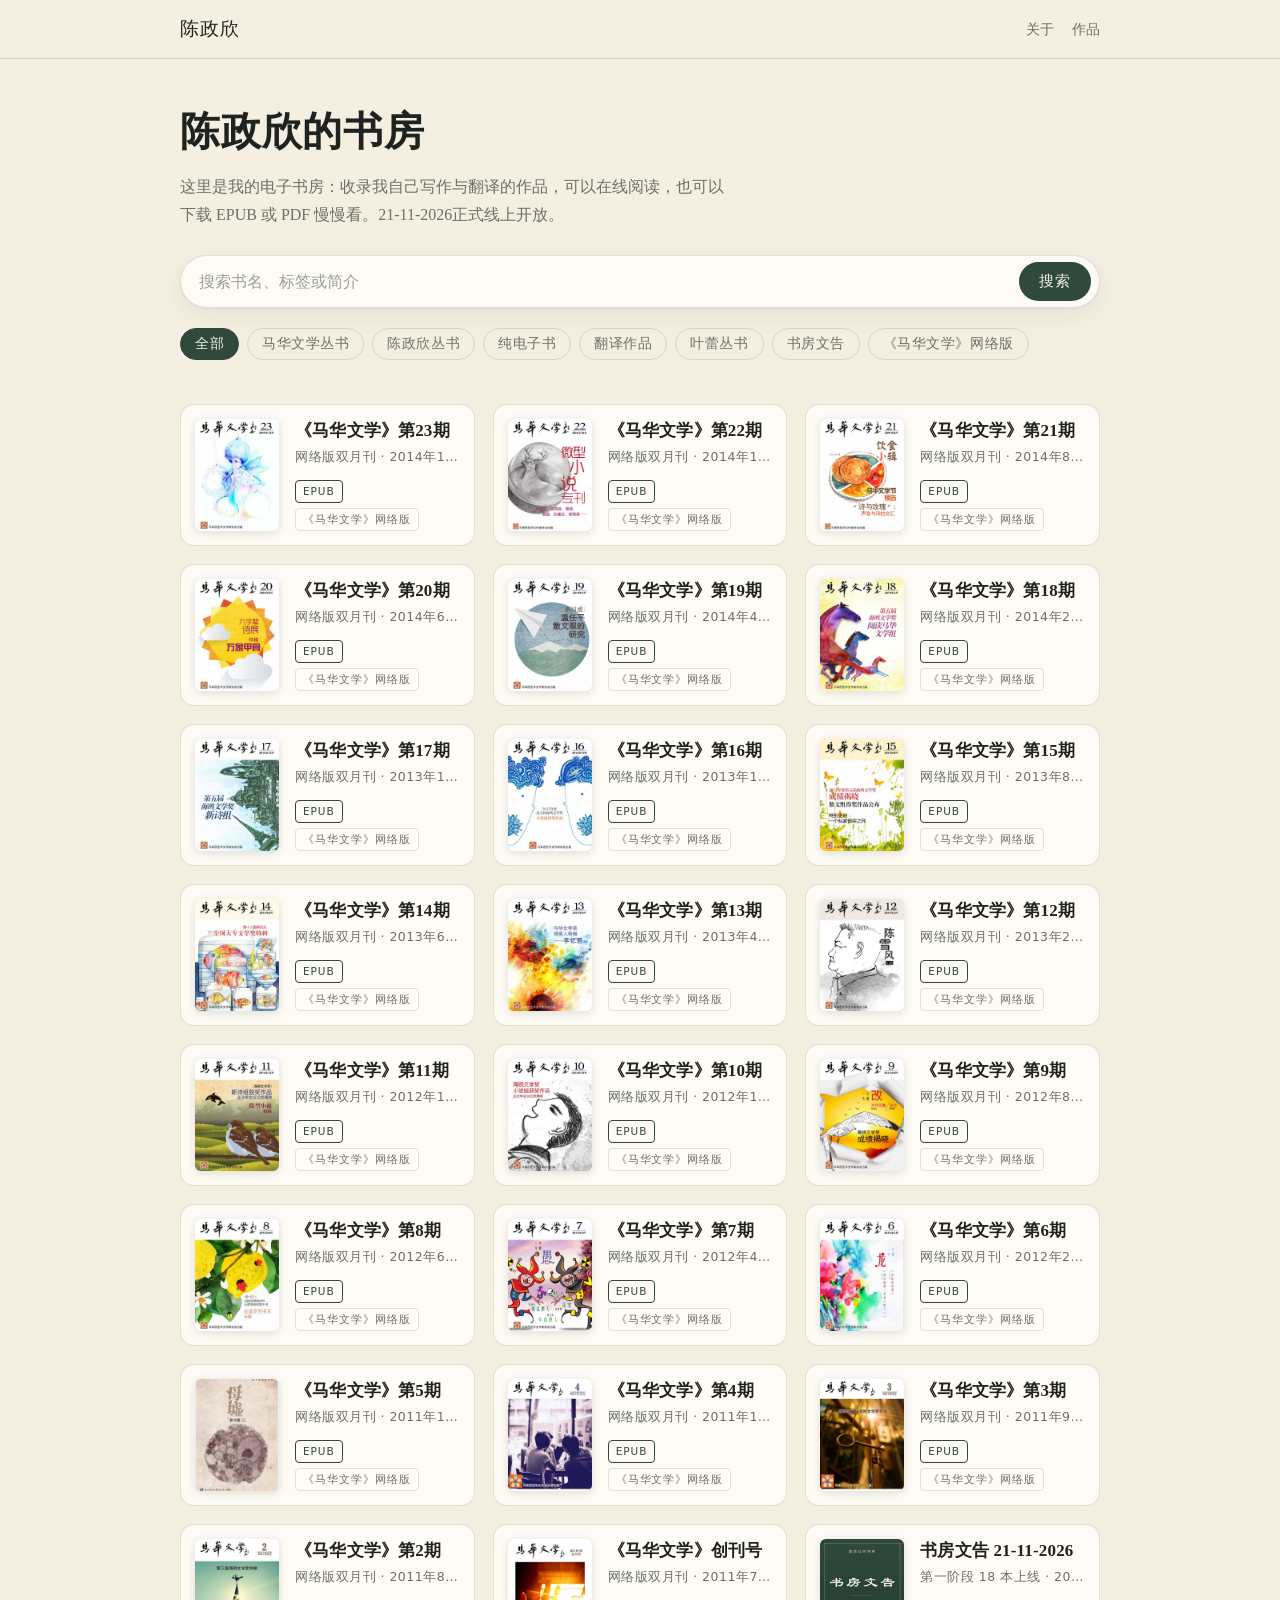
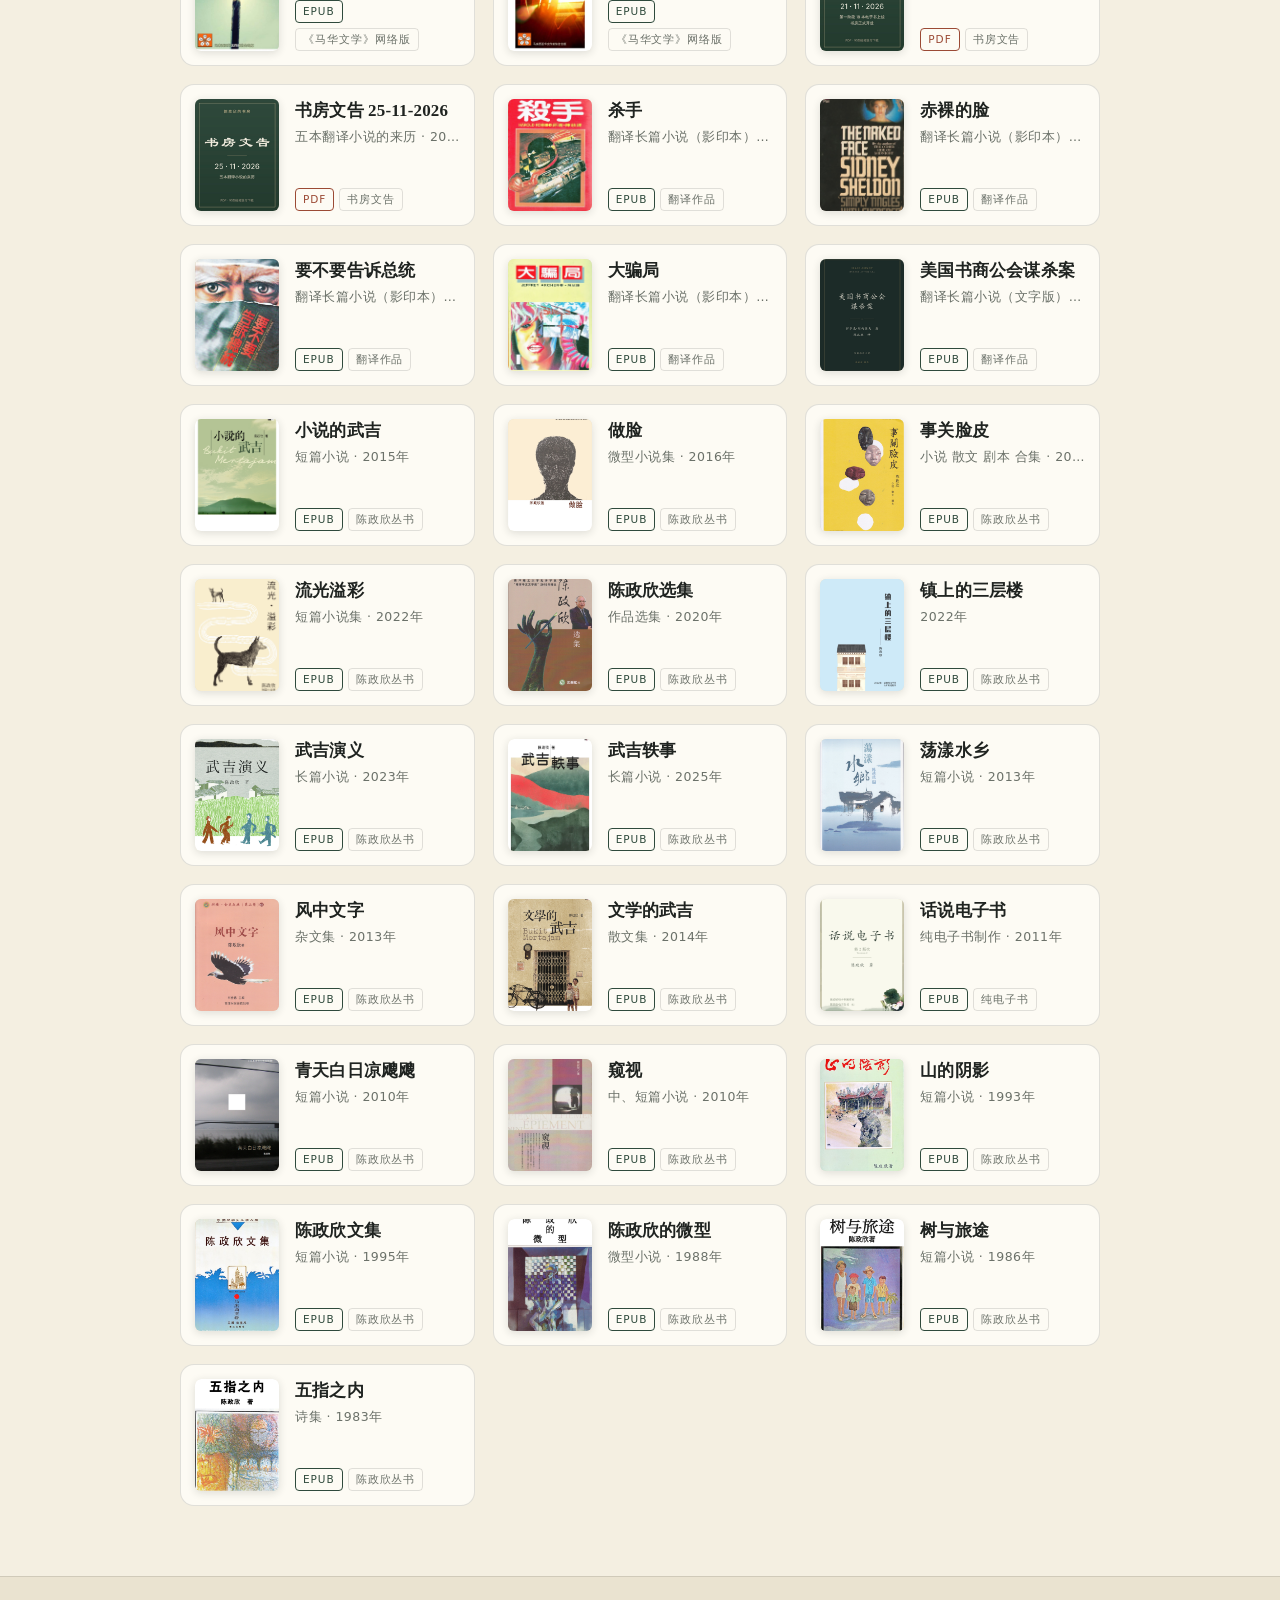
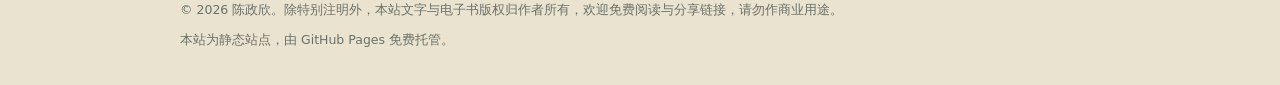
<file: index.html>
<!doctype html>
<html lang="zh-CN">
<head>
<meta charset="utf-8">
<meta name="viewport" content="width=device-width, initial-scale=1, viewport-fit=cover">
<meta name="description" content="个人电子书房：在线阅读与下载 EPUB / PDF 作品。">
<meta name="theme-color" content="#2f4a3c">
<title>电子书房</title>
<link rel="manifest" href="manifest.json">
<link rel="icon" href="media/icon.svg" type="image/svg+xml">
<link rel="stylesheet" href="assets/css/style.css?v=12">
</head>
<body>

<header class="topbar">
  <div class="wrap">
    <a class="brand" href="index.html" data-site="author">我的书房</a>
    <nav class="topnav">
      <a href="about.html">关于</a>
      <a href="#books">作品</a>
    </nav>
  </div>
</header>

<main class="wrap">

  <section class="hero">
    <h1><span data-site="author">我的书房</span>的书房</h1>
    <p class="lede" data-site="intro"></p>

    <form class="searchbar" id="searchform" role="search">
      <input id="q" type="search" placeholder="搜索书名、标签或简介" autocomplete="off" aria-label="搜索作品">
      <button type="submit">搜索</button>
    </form>

    <div class="chips" id="filters"></div>
  </section>

  <section id="books" aria-label="作品列表">
    <div class="grid" id="list"></div>
    <p class="empty" id="empty" hidden>没有匹配的作品，换个关键词试试。</p>
    <div id="bodyhits"></div>
    <noscript><p class="empty">这个页面需要开启 JavaScript 才能显示书目。</p></noscript>
  </section>

</main>

<footer class="foot">
  <div class="wrap">
    <span data-site="copyright"></span>
    <span>本站为静态站点，由 GitHub Pages 免费托管。</span>
  </div>
</footer>

<script src="assets/js/app.js?v=12"></script>
<script src="assets/js/pwa.js?v=12"></script>
</body>
</html>
</file>
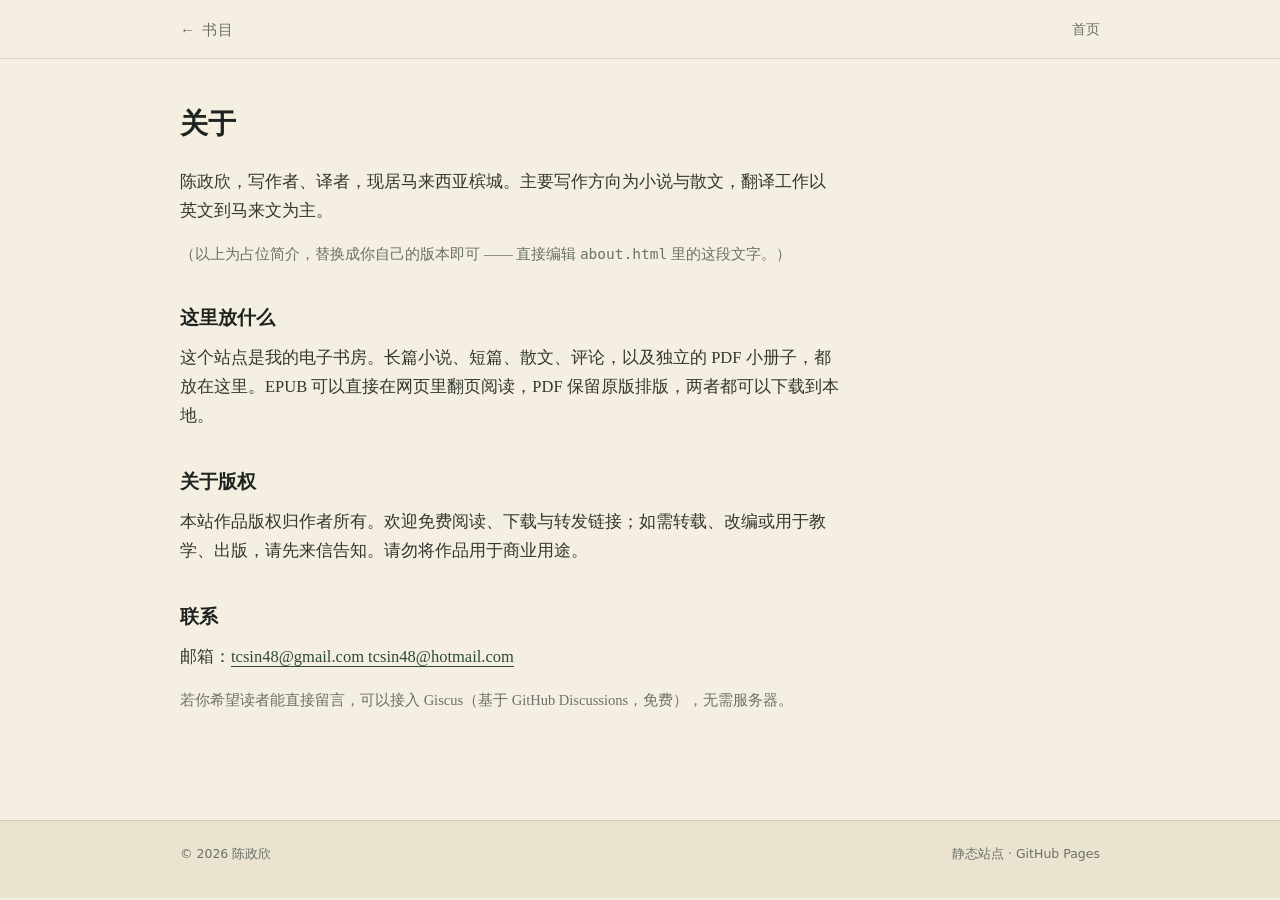
<file: about.html>
<!doctype html>
<html lang="zh-CN">
<head>
<meta charset="utf-8">
<meta name="viewport" content="width=device-width, initial-scale=1, viewport-fit=cover">
<meta name="theme-color" content="#2f4a3c">
<title>关于 · 电子书房</title>
<link rel="manifest" href="manifest.json">
<link rel="icon" href="media/icon.svg" type="image/svg+xml">
<link rel="stylesheet" href="assets/css/style.css?v=12">
</head>
<body>

<header class="topbar">
  <div class="wrap">
    <a class="brand" href="index.html"><span>← 书目</span></a>
    <nav class="topnav"><a href="index.html">首页</a></nav>
  </div>
</header>

<main class="wrap">
  <article class="prose">
    <h1>关于</h1>

    <p>陈政欣，写作者、译者，现居马来西亚槟城。主要写作方向为小说与散文，翻译工作以英文到马来文为主。</p>

    <p class="muted">（以上为占位简介，替换成你自己的版本即可 —— 直接编辑 <code>about.html</code> 里的这段文字。）</p>

    <h2>这里放什么</h2>
    <p>这个站点是我的电子书房。长篇小说、短篇、散文、评论，以及独立的 PDF 小册子，都放在这里。EPUB 可以直接在网页里翻页阅读，PDF 保留原版排版，两者都可以下载到本地。</p>

    <h2>关于版权</h2>
    <p>本站作品版权归作者所有。欢迎免费阅读、下载与转发链接；如需转载、改编或用于教学、出版，请先来信告知。请勿将作品用于商业用途。</p>

    <h2>联系</h2>
    <p>邮箱：<a class="mail" data-site-mail href="#" hidden></a><span class="muted" data-site-mail-empty>（在后台「站点信息 → 联系邮箱」填入后，这里会自动显示）</span></p>
    <p class="muted">若你希望读者能直接留言，可以接入 Giscus（基于 GitHub Discussions，免费），无需服务器。</p>
  </article>
</main>

<footer class="foot">
  <div class="wrap">
    <span>© 2026 陈政欣</span>
    <span>静态站点 · GitHub Pages</span>
  </div>
</footer>

<script src="assets/js/pwa.js?v=12"></script>
<script>
/* 「关于」页是静态页，只从 site.json 补一个联系邮箱 */
fetch("data/site.json", { cache: "no-cache" })
  .then(function (r) { return r.json(); })
  .then(function (s) {
    var a = document.querySelector("[data-site-mail]");
    var hint = document.querySelector("[data-site-mail-empty]");
    if (!a || !s || !s.email) return;
    a.textContent = s.email;
    a.href = "mailto:" + s.email;
    a.hidden = false;
    if (hint) hint.hidden = true;
  })
  .catch(function () {});
</script>
</body>
</html>
</file>
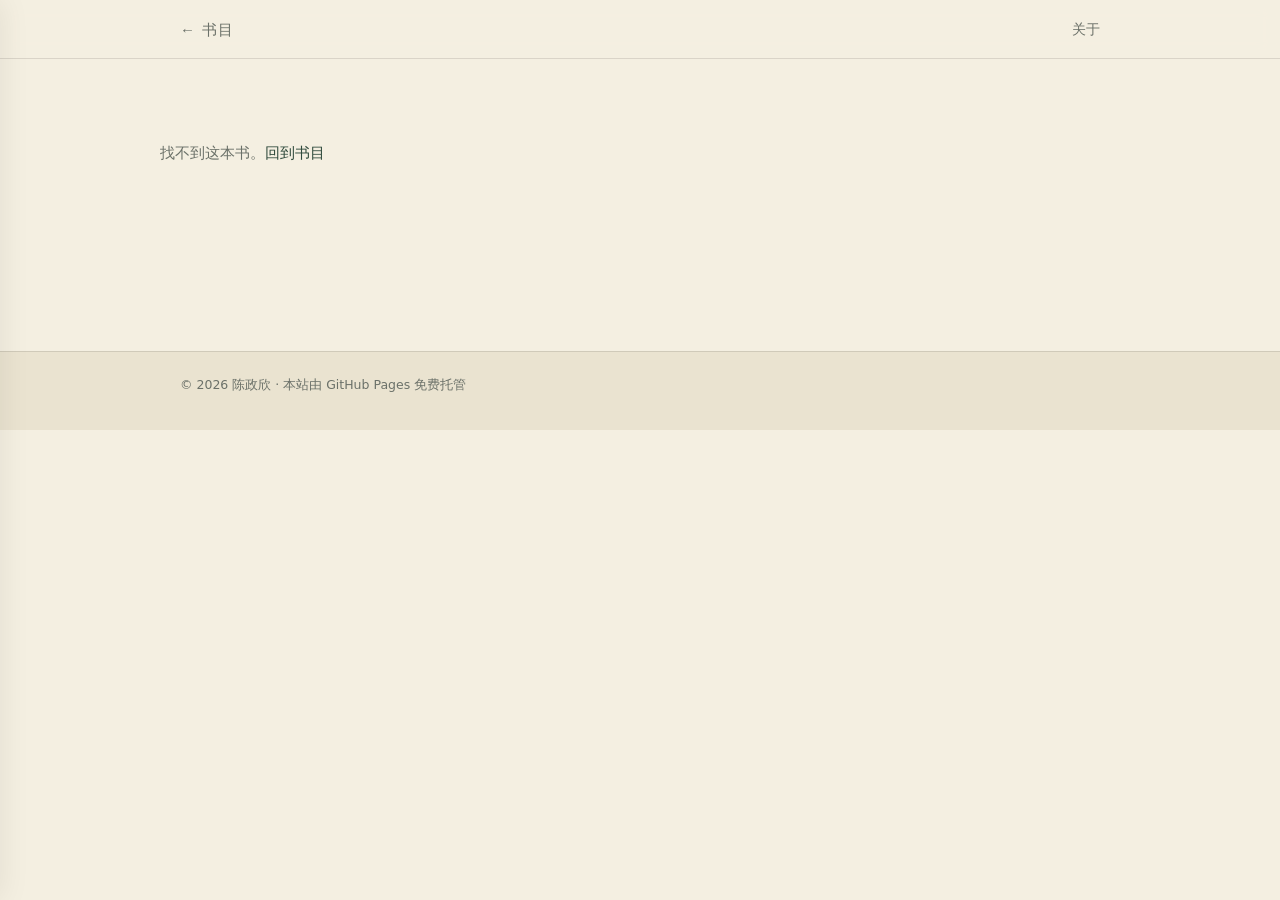
<file: book.html>
<!doctype html>
<html lang="zh-CN">
<head>
<meta charset="utf-8">
<meta name="viewport" content="width=device-width, initial-scale=1, viewport-fit=cover">
<meta name="theme-color" content="#2f4a3c">
<title>作品 · 电子书房</title>
<link rel="manifest" href="manifest.json">
<link rel="icon" href="media/icon.svg" type="image/svg+xml">
<link rel="stylesheet" href="assets/css/style.css?v=12">
</head>
<body>

<header class="topbar">
  <div class="wrap">
    <a class="brand" href="index.html"><span>← 书目</span></a>
    <nav class="topnav"><a href="about.html">关于</a></nav>
  </div>
</header>

<main class="wrap bookpage">
  <div id="detail"></div>
</main>

<footer class="foot">
  <div class="wrap"><span>© 2026 陈政欣 · 本站由 GitHub Pages 免费托管</span></div>
</footer>

<!-- 全屏阅读器 -->
<div class="reader" id="reader">
  <div class="reader-bar">
    <button class="iconbtn" id="closeReader" aria-label="关闭">✕</button>
    <div class="title" id="readerTitle"></div>
    <span class="pageinfo" id="pageInfo"></span>
    <button class="iconbtn" id="tocBtn" aria-label="目录">☰</button>
    <button class="iconbtn" id="settingsBtn" aria-label="阅读设置">Aa</button>
  </div>
  <div class="reader-progress" id="readerProgress"><i></i></div>
  <div class="viewer-shell">
    <div id="viewer"></div>
    <button class="pager prev" id="prevPage" type="button" aria-label="上一页" hidden>‹</button>
    <button class="pager next" id="nextPage" type="button" aria-label="下一页" hidden>›</button>

    <div class="settings" id="settings">
      <div class="row">
        <span>字号</span>
        <div class="seg">
          <button type="button" data-font="down">A−</button>
          <button type="button" data-font="up">A+</button>
        </div>
      </div>
      <div class="row">
        <span>背景</span>
        <div class="seg">
          <button type="button" data-theme="paper" aria-pressed="true">纸</button>
          <button type="button" data-theme="plain" aria-pressed="false">白</button>
          <button type="button" data-theme="night" aria-pressed="false">夜</button>
        </div>
      </div>
      <div class="row" style="color:#6b7169;font-size:12px;line-height:1.6">
        <span>轻点屏幕翻下一页<br>向右滑动或 ‹ 按钮回上一页<br>Esc 关闭阅读器</span>
      </div>
    </div>
  </div>
</div>

<div class="scrim" id="scrim"></div>

<aside class="drawer" id="tocDrawer">
  <div class="toc" id="toc"></div>
</aside>

<button class="quote-btn" id="quoteBtn" type="button">做成卡片</button>

<div class="quote-modal" id="quoteModal">
  <div class="quote-sheet">
    <div class="quote-head">
      <span>分享卡片</span>
      <button class="iconbtn" id="quoteClose" type="button" aria-label="关闭">✕</button>
    </div>
    <div class="quote-preview"><canvas id="quoteCanvas" width="1080" height="1440"></canvas></div>
    <div class="quote-tools">
      <div class="seg">
        <button type="button" data-card-style="paper" aria-pressed="true">纸</button>
        <button type="button" data-card-style="ink" aria-pressed="false">墨</button>
        <button type="button" data-card-style="dusk" aria-pressed="false">暮</button>
      </div>
      <button class="btn" id="quoteDownload" type="button">保存图片</button>
    </div>
  </div>
</div>

<script src="assets/vendor/jszip.min.js?v=12"></script>
<script src="assets/js/reader.js?v=12"></script>
<script src="assets/js/pwa.js?v=12"></script>
</body>
</html>
</file>
<file: assets/css/style.css>
/* ── 基础变量 ───────────────────────────────────────── */
:root {
  --paper: #f4efe1;
  --paper-2: #fdfbf4;
  --paper-3: #eae3d0;
  --ink: #1f2320;
  --muted: #6b7169;
  --green: #2f4a3c;
  --green-2: #3e6252;
  --brick: #9b4a35;
  --line: rgba(31, 35, 32, 0.13);
  --shadow: 0 1px 2px rgba(31, 35, 32, 0.05), 0 8px 24px rgba(31, 35, 32, 0.06);
  --serif: "Noto Serif SC", "Source Han Serif SC", "Songti SC", "SimSun", Georgia, serif;
  --sans: system-ui, -apple-system, "PingFang SC", "Noto Sans SC", "Helvetica Neue", Arial, sans-serif;
  --radius: 14px;
  --maxw: 960px;
}

* { box-sizing: border-box; }

html { -webkit-text-size-adjust: 100%; }

body {
  margin: 0;
  background: var(--paper);
  color: var(--ink);
  font-family: var(--serif);
  line-height: 1.75;
  -webkit-font-smoothing: antialiased;
}

a { color: var(--green); text-decoration: none; }
a:hover { text-decoration: underline; text-underline-offset: 3px; }

img { max-width: 100%; display: block; }

button, input, select { font-family: var(--sans); font-size: 15px; }

.wrap { max-width: var(--maxw); margin: 0 auto; padding: 0 20px; }

/* ── 顶栏 ───────────────────────────────────────────── */
.topbar {
  position: sticky;
  top: 0;
  z-index: 30;
  background: rgba(244, 239, 225, 0.9);
  backdrop-filter: saturate(150%) blur(10px);
  border-bottom: 1px solid var(--line);
}

.topbar .wrap {
  display: flex;
  align-items: center;
  justify-content: space-between;
  height: 58px;
}

.brand {
  font-size: 19px;
  letter-spacing: 0.06em;
  color: var(--ink);
}
.brand span { color: var(--muted); font-size: 15px; letter-spacing: 0.1em; }

.topnav { display: flex; gap: 18px; font-family: var(--sans); font-size: 14px; }
.topnav a { color: var(--muted); }
.topnav a:hover { color: var(--green); text-decoration: none; }

/* ── 首页 hero ──────────────────────────────────────── */
.hero { padding: 46px 0 10px; }

.hero h1 {
  font-size: clamp(28px, 6vw, 40px);
  line-height: 1.35;
  letter-spacing: 0.02em;
  margin: 0 0 14px;
  font-weight: 600;
}

.hero .lede {
  margin: 0 0 26px;
  color: var(--muted);
  font-size: 16px;
  max-width: 34em;
}

.searchbar {
  display: flex;
  align-items: center;
  gap: 10px;
  background: var(--paper-2);
  border: 1px solid var(--line);
  border-radius: 999px;
  padding: 6px 8px 6px 18px;
  box-shadow: var(--shadow);
}

.searchbar input {
  flex: 1;
  border: 0;
  background: transparent;
  padding: 10px 0;
  font-size: 16px;
  color: var(--ink);
  outline: none;
  min-width: 0;
  font-family: var(--sans);
}
.searchbar input::placeholder { color: #9aa096; }

.searchbar button {
  border: 0;
  background: var(--green);
  color: #f4efe1;
  padding: 10px 20px;
  border-radius: 999px;
  cursor: pointer;
  letter-spacing: 0.08em;
}
.searchbar button:hover { background: var(--green-2); }

.chips {
  display: flex;
  flex-wrap: wrap;
  gap: 8px;
  margin: 20px 0 8px;
}

.chip {
  border: 1px solid var(--line);
  background: transparent;
  color: var(--muted);
  padding: 6px 14px;
  border-radius: 999px;
  cursor: pointer;
  font-size: 13.5px;
  letter-spacing: 0.04em;
  transition: 0.15s;
}
.chip:hover { border-color: var(--green); color: var(--green); }
.chip[aria-pressed="true"] {
  background: var(--green);
  border-color: var(--green);
  color: #f4efe1;
}

/* ── 作品网格 ───────────────────────────────────────── */
.grid {
  display: grid;
  grid-template-columns: repeat(auto-fill, minmax(260px, 1fr));
  gap: 18px;
  padding: 26px 0 10px;
}

.card {
  display: flex;
  gap: 16px;
  background: var(--paper-2);
  border: 1px solid var(--line);
  border-radius: var(--radius);
  padding: 14px;
  color: inherit;
  transition: transform 0.18s ease, box-shadow 0.18s ease;
}
.card:hover {
  text-decoration: none;
  transform: translateY(-2px);
  box-shadow: var(--shadow);
}

.card .cover {
  width: 84px;
  flex: 0 0 84px;
  aspect-ratio: 3 / 4;
  border-radius: 6px;
  overflow: hidden;
  background: var(--paper-3);
  box-shadow: 0 2px 8px rgba(31, 35, 32, 0.14);
}
.card .cover img { width: 100%; height: 100%; object-fit: cover; }

.card .meta { min-width: 0; display: flex; flex-direction: column; justify-content: center; }
.card h2 {
  font-size: 17px;
  margin: 0 0 2px;
  font-weight: 600;
  line-height: 1.45;
  letter-spacing: 0.01em;
}
.card .sub {
  font-size: 12.5px;
  color: var(--muted);
  font-family: var(--sans);
  letter-spacing: 0.04em;
  margin-bottom: 8px;
  overflow: hidden;
  text-overflow: ellipsis;
  white-space: nowrap;
}
.card .tags { display: flex; flex-wrap: wrap; gap: 5px; margin-top: auto; }

.badge {
  font-family: var(--sans);
  font-size: 10.5px;
  letter-spacing: 0.09em;
  text-transform: uppercase;
  padding: 2px 7px;
  border-radius: 4px;
  border: 1px solid currentColor;
  line-height: 1.6;
}
.badge.epub { color: var(--green); }
.badge.pdf { color: var(--brick); }
.badge.kind { color: var(--muted); border-color: var(--line); }

.empty { color: var(--muted); padding: 40px 0 70px; font-size: 15px; }

/* ── 正文命中 ───────────────────────────────────────── */
.hits-head {
  font-family: var(--sans);
  font-size: 12.5px;
  letter-spacing: 0.1em;
  color: var(--muted);
  margin: 30px 0 4px;
  padding-top: 20px;
  border-top: 1px solid var(--line);
}
.hit {
  display: block;
  padding: 13px 0;
  border-bottom: 1px solid var(--line);
  color: var(--ink);
}
.hit:hover { text-decoration: none; background: rgba(47, 74, 60, 0.035); }
.hit-where {
  display: block;
  font-family: var(--sans);
  font-size: 12px;
  letter-spacing: 0.04em;
  color: var(--green);
  margin-bottom: 4px;
}
.hit-text {
  display: block;
  font-size: 14.5px;
  line-height: 1.8;
  color: #3d423c;
}
.hit-text mark {
  background: rgba(155, 74, 53, 0.16);
  color: #7a3524;
  padding: 0 2px;
  border-radius: 2px;
}
.hits-empty {
  font-family: var(--sans);
  font-size: 13px;
  color: var(--muted);
  padding: 18px 0 4px;
}

/* ── 页脚 ───────────────────────────────────────────── */
.foot {
  margin-top: 60px;
  border-top: 1px solid var(--line);
  background: var(--paper-3);
  font-family: var(--sans);
  font-size: 12.5px;
  color: var(--muted);
}
.foot .wrap { padding: 22px 20px 34px; display: flex; flex-wrap: wrap; gap: 8px 18px; justify-content: space-between; }
.foot a { color: var(--muted); }

/* ── 详情 / 阅读页 ──────────────────────────────────── */
.bookpage { padding: 26px 0 40px; }

.detail { display: flex; gap: 24px; align-items: flex-start; margin-bottom: 26px; }

.detail .cover-lg {
  width: 132px;
  flex: 0 0 132px;
  aspect-ratio: 3 / 4;
  border-radius: 8px;
  overflow: hidden;
  background: var(--paper-3);
  box-shadow: 0 6px 22px rgba(31, 35, 32, 0.2);
}

.detail h1 { font-size: 24px; margin: 0 0 4px; line-height: 1.4; font-weight: 600; }
.detail .byline { font-family: var(--sans); font-size: 13px; color: var(--muted); margin-bottom: 12px; }
.detail .desc { font-size: 15px; color: #3d423c; margin: 0 0 16px; }

.actions { display: flex; flex-wrap: wrap; gap: 10px; }

.btn {
  display: inline-flex;
  align-items: center;
  gap: 8px;
  padding: 10px 20px;
  border-radius: 999px;
  border: 1px solid var(--green);
  background: var(--green);
  color: #f4efe1;
  font-family: var(--sans);
  font-size: 14.5px;
  letter-spacing: 0.05em;
  cursor: pointer;
}
.btn:hover { background: var(--green-2); text-decoration: none; }
.btn.ghost { background: transparent; color: var(--green); }
.btn.ghost:hover { background: rgba(47, 74, 60, 0.07); }
.btn[disabled] { opacity: 0.4; pointer-events: none; }

/* 阅读器 */
.reader {
  position: fixed;
  inset: 0;
  z-index: 60;
  display: none;
  flex-direction: column;
  background: var(--paper-2);
}
.reader.open { display: flex; }

.reader-bar {
  display: flex;
  align-items: center;
  gap: 12px;
  padding: 10px 14px;
  border-bottom: 1px solid var(--line);
  background: var(--paper-2);
  font-family: var(--sans);
}
.reader-bar .title { flex: 1; font-family: var(--serif); font-size: 15px; overflow: hidden; text-overflow: ellipsis; white-space: nowrap; }
.iconbtn {
  border: 1px solid var(--line);
  background: transparent;
  color: var(--ink);
  width: 36px; height: 36px;
  border-radius: 10px;
  cursor: pointer;
  display: grid;
  place-items: center;
  font-size: 15px;
}
.iconbtn:hover { background: var(--paper-3); }

.viewer-shell { flex: 1; position: relative; overflow: hidden; }
#viewer { position: absolute; inset: 0; overflow: hidden; }
#viewer iframe { border: 0; display: block; }

/* 自建分栏分页：一栏一页，翻页只平移一栏 */
#viewer .pagerbox {
  position: absolute;
  inset: 0;
  width: auto;
  height: auto;
  margin: 0 auto;
  overflow: hidden;
  font-family: var(--serif);
  font-size: 17px;
  line-height: 1.75;
  background: transparent;
  border: 0;
  border-radius: 0;
  transform: none;
  -webkit-user-select: text;
  user-select: text;
}
#viewer .pager-flow {
  position: relative;
  margin: 0;
  padding: 0;
  will-change: transform;
}
#viewer .pager-flow .chapter {
  padding: 22px clamp(12px, 3vw, 28px) 0;
}
/* 章节之间另起一栏；第一章不加，避免开头多出空栏 */
#viewer .pager-flow .chapter + .chapter { break-before: column; }
/* 图片按页高收缩，别让封面撑破一页（只露出上半截） */
#viewer .pager-flow img {
  max-width: 100% !important;
  max-height: calc(var(--ph, 640px) - 48px) !important;
  width: auto !important;
  height: auto !important;
  object-fit: contain;
  margin: 0 auto;
}
#viewer .pager-flow h1, #viewer .pager-flow h2 { break-after: avoid; }
#viewer .pager-flow a { color: var(--green); }

/* 固定版式（影印本）：一个 spine 项 = 一整页扫描图，整页等比帖满可用区 */
#viewer .fixedbook { position: absolute; inset: 0; overflow: hidden; }
#viewer .fixedpage {
  position: absolute;
  inset: 0;
  display: none;
  align-items: center;
  justify-content: center;
  margin: 0;
  padding: 0;
}
#viewer .fixedpage.on { display: flex; }
#viewer .fixedpage > div { max-width: 100%; max-height: 100%; display: flex; align-items: center; justify-content: center; }
#viewer .fixedpage img,
#viewer .fixedpage svg {
  display: block;
  max-width: 100% !important;
  max-height: 100% !important;
  width: auto !important;
  height: auto !important;
  object-fit: contain;
  margin: 0 auto;
}

/* 页数 */
.reader-bar .pageinfo {
  flex: 0 0 auto;
  font-size: 12px;
  color: #6b7169;
  font-variant-numeric: tabular-nums;
  letter-spacing: 0.02em;
}
.reader-bar .pageinfo:empty { display: none; }

/* 翻页按钮（限定在 viewer-shell 直接子级，避免波及正文容器） */
.viewer-shell > .pager {
  position: absolute;
  top: 50%;
  transform: translateY(-50%);
  z-index: 5;
  width: 42px;
  height: 78px;
  display: flex;
  align-items: center;
  justify-content: center;
  padding: 0;
  border: 0;
  border-radius: 8px;
  background: rgba(47, 74, 60, 0.1);
  color: var(--green);
  font-size: 30px;
  line-height: 1;
  cursor: pointer;
  transition: background 0.15s;
  -webkit-tap-highlight-color: transparent;
}
.viewer-shell > .pager:hover { background: rgba(47, 74, 60, 0.2); }
.viewer-shell > .pager:active { background: rgba(47, 74, 60, 0.28); }
.viewer-shell > .pager.prev { left: 6px; }
.viewer-shell > .pager.next { right: 6px; }
.viewer-shell > .pager[hidden] { display: none; }

.reader-progress {
  height: 3px;
  background: var(--paper-3);
  position: relative;
  flex: 0 0 3px;
}
.reader-progress i { position: absolute; left: 0; top: 0; bottom: 0; width: 0; background: var(--green); transition: width 0.2s; }

.pdf-frame { width: 100%; height: 100%; border: 0; }

/* 抽屉 */
.drawer {
  position: fixed;
  top: 0; bottom: 0;
  left: 0;
  width: min(320px, 84vw);
  background: var(--paper-2);
  border-right: 1px solid var(--line);
  z-index: 70;
  transform: translateX(-102%);
  transition: transform 0.24s ease;
  display: flex;
  flex-direction: column;
  box-shadow: 6px 0 30px rgba(0,0,0,.08);
}
.drawer.open { transform: none; }
.drawer h3 { font-family: var(--sans); font-size: 12px; letter-spacing: .16em; color: var(--muted); margin: 0; padding: 18px 20px 10px; text-transform: uppercase; }
.toc { overflow: auto; padding: 0 10px 24px; flex: 1; }
.toc a { display: block; padding: 9px 10px; color: var(--ink); font-size: 14.5px; border-radius: 8px; }
.toc a:hover { background: var(--paper-3); text-decoration: none; }
.toc a.sub { padding-left: 24px; font-size: 13.5px; color: var(--muted); }

.scrim {
  position: fixed; inset: 0; background: rgba(20,22,20,.35);
  z-index: 65; opacity: 0; pointer-events: none; transition: opacity .24s;
  backdrop-filter: blur(1px);
}
.scrim.open { opacity: 1; pointer-events: auto; }

/* 设置面板 */
.settings {
  position: absolute;
  right: 12px;
  top: 8px;
  background: var(--paper-2);
  border: 1px solid var(--line);
  border-radius: 12px;
  box-shadow: 0 10px 40px rgba(0,0,0,.14);
  padding: 14px;
  width: 240px;
  z-index: 40;
  display: none;
  font-family: var(--sans);
  font-size: 13.5px;
}
.settings.open { display: block; }
.settings .row { display: flex; align-items: center; justify-content: space-between; margin-bottom: 12px; }
.settings .row:last-child { margin-bottom: 0; }
.seg { display: flex; border: 1px solid var(--line); border-radius: 8px; overflow: hidden; }
.seg button { border: 0; background: transparent; padding: 5px 10px; cursor: pointer; font-size: 13px; color: var(--muted); }
.seg button[aria-pressed="true"] { background: var(--green); color: #f4efe1; }

/* 关于页 */
.prose { max-width: 40em; padding: 40px 0 30px; font-size: 16.5px; }
.prose h1 { font-size: 28px; margin: 0 0 20px; font-weight: 600; }
.prose h2 { font-size: 19px; margin: 34px 0 10px; font-weight: 600; }
.prose p { margin: 0 0 16px; color: #33372f; }
.prose .muted { color: var(--muted); font-size: 14.5px; }
.prose a.mail { color: var(--green); text-decoration: none; border-bottom: 1px solid currentColor; word-break: break-all; }
.prose a.mail:hover { opacity: .75; }
.prose a.mail[hidden] { display: none; }

/* 表格（架构说明用） */
table.simple { width: 100%; border-collapse: collapse; font-family: var(--sans); font-size: 13.5px; margin: 16px 0 24px; }
table.simple th, table.simple td { text-align: left; padding: 9px 10px; border-bottom: 1px solid var(--line); vertical-align: top; }
table.simple th { color: var(--muted); font-weight: 500; }

/* 手机 */
@media (max-width: 560px) {
  .hero { padding-top: 30px; }
  .grid { grid-template-columns: 1fr; }
  .detail { flex-direction: column; gap: 18px; }
  .detail .cover-lg { width: 108px; flex-basis: 108px; }
  .detail h1 { font-size: 21px; }
  .card .cover { width: 72px; flex-basis: 72px; }
}

/* ── 进度提示 ───────────────────────────────────────── */
.resume-hint {
  font-family: var(--sans);
  font-size: 12.5px;
  color: var(--muted);
  margin: 14px 0 0;
}
.linkish {
  border: 0;
  background: none;
  padding: 0 0 0 10px;
  color: var(--green);
  cursor: pointer;
  font-size: 12.5px;
  text-decoration: underline;
  text-underline-offset: 3px;
}

/* ── 生成卡片按钮 ───────────────────────────────────── */
.quote-btn {
  position: fixed;
  left: 50%;
  bottom: 26px;
  transform: translate(-50%, 16px);
  z-index: 80;
  padding: 11px 26px;
  border: 0;
  border-radius: 999px;
  background: var(--brick);
  color: #fbf7ec;
  font-family: var(--sans);
  font-size: 14px;
  letter-spacing: 0.06em;
  box-shadow: 0 8px 26px rgba(0, 0, 0, 0.24);
  opacity: 0;
  pointer-events: none;
  transition: opacity 0.18s ease, transform 0.18s ease;
  cursor: pointer;
}
.quote-btn.show { opacity: 1; transform: translate(-50%, 0); pointer-events: auto; }

/* ── 卡片弹层 ───────────────────────────────────────── */
.quote-modal {
  position: fixed;
  inset: 0;
  z-index: 90;
  display: none;
  align-items: center;
  justify-content: center;
  background: rgba(20, 22, 20, 0.6);
  backdrop-filter: blur(3px);
  padding: 16px;
}
.quote-modal.open { display: flex; }

.quote-sheet {
  background: var(--paper-2);
  border-radius: 16px;
  padding: 14px;
  width: min(400px, 100%);
  max-height: 96vh;
  overflow: auto;
  box-shadow: 0 20px 60px rgba(0, 0, 0, 0.3);
}

.quote-head {
  display: flex;
  align-items: center;
  justify-content: space-between;
  font-family: var(--sans);
  font-size: 13px;
  letter-spacing: 0.1em;
  color: var(--muted);
  padding: 2px 2px 10px;
}

.quote-preview { display: flex; justify-content: center; }
.quote-preview canvas {
  width: 100%;
  max-width: 320px;
  height: auto;
  border-radius: 8px;
  box-shadow: 0 6px 20px rgba(31, 35, 32, 0.18);
}

.quote-tools {
  display: flex;
  align-items: center;
  justify-content: space-between;
  gap: 12px;
  padding-top: 14px;
}
.quote-tools .btn { padding: 9px 18px; font-size: 14px; }
</file>
